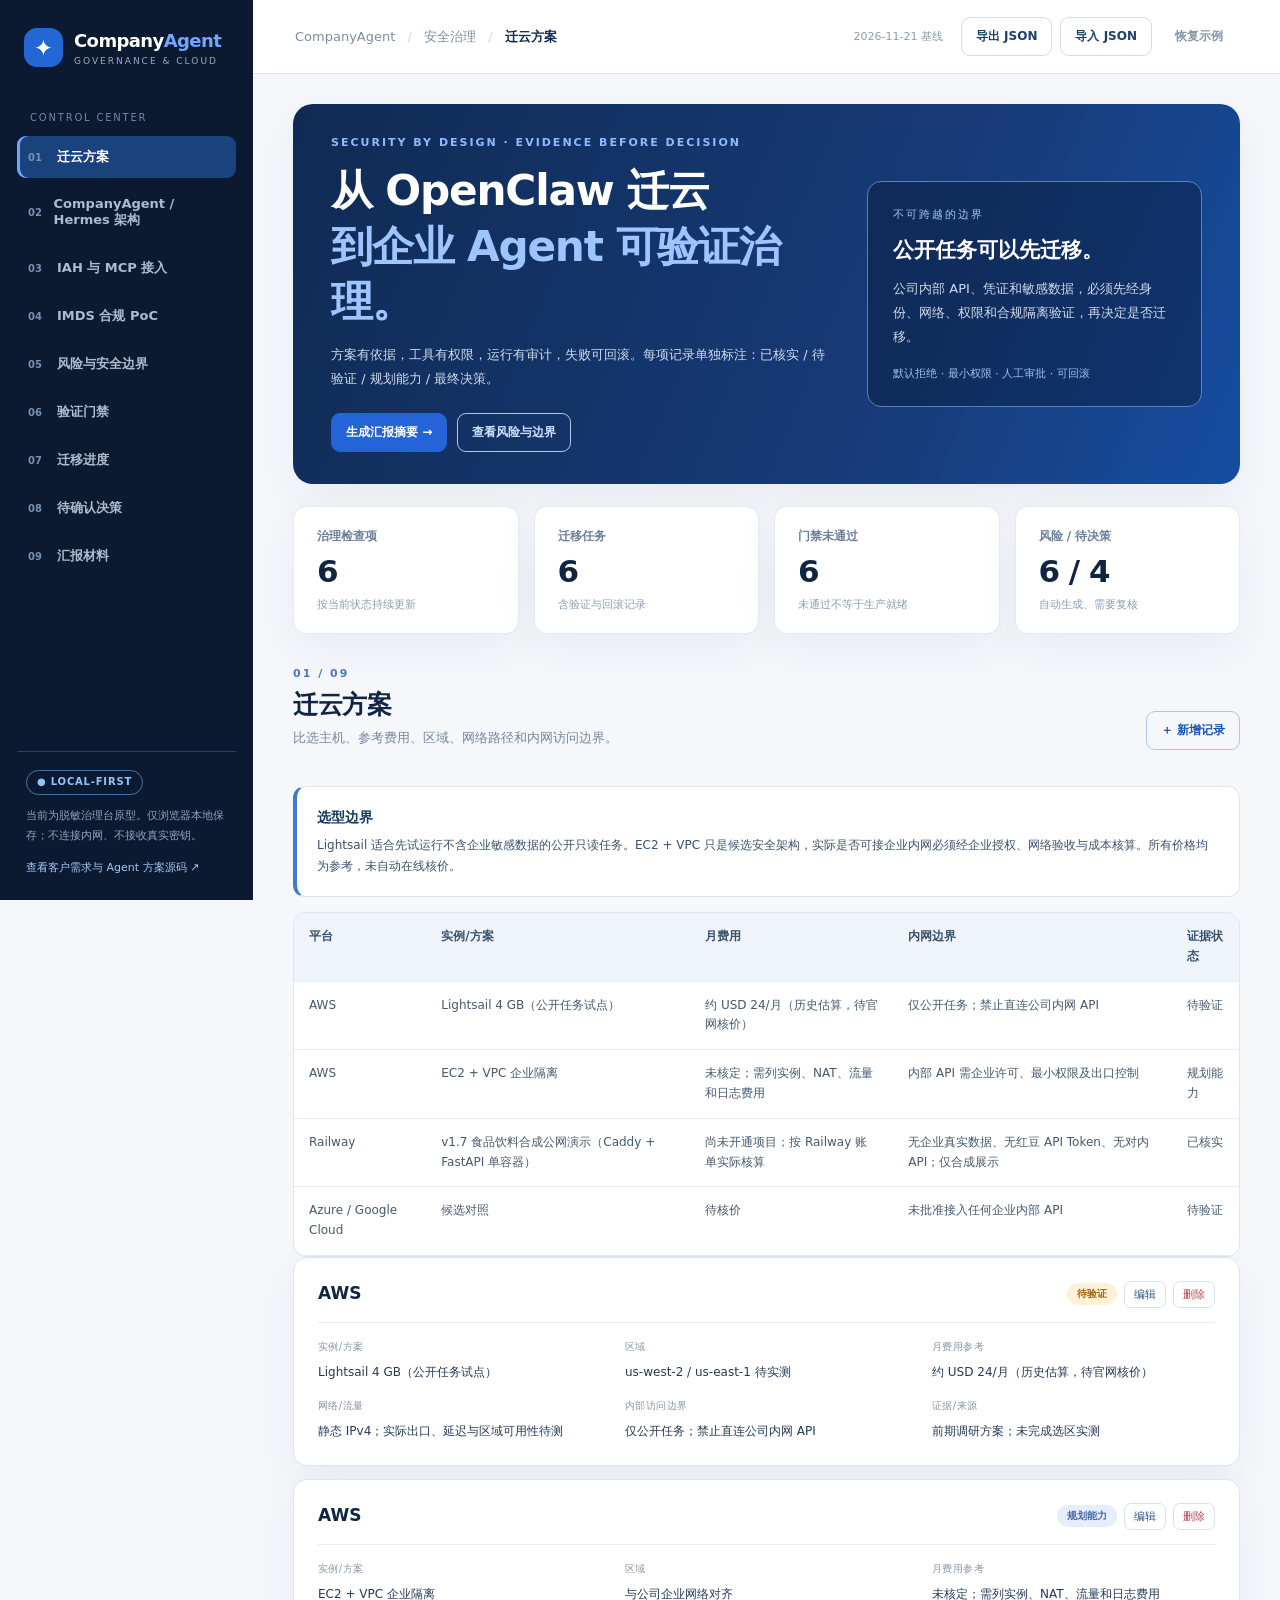
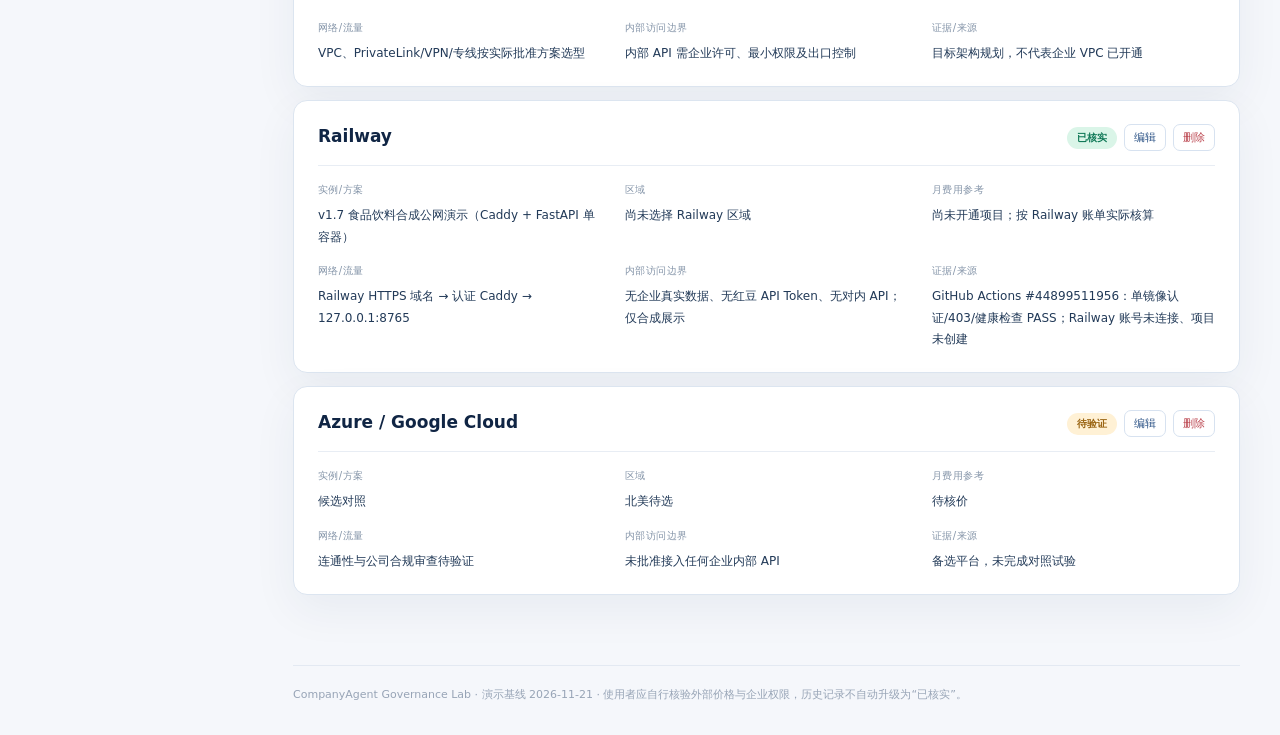
<file: governance_site/index.html>
<!doctype html>
<html lang="zh-CN">
<head>
<meta charset="utf-8"><meta name="viewport" content="width=device-width,initial-scale=1">
<meta name="referrer" content="no-referrer">
<meta http-equiv="Content-Security-Policy" content="default-src 'self'; script-src 'self'; style-src 'self'; img-src 'self' data:; connect-src 'none'; base-uri 'none'; form-action 'none'; object-src 'none'">
<title>CompanyAgent · 安全治理与迁云验证站</title>
<link rel="stylesheet" href="./styles.css">
</head>
<body>
<div class="shell">
  <aside class="sidebar" aria-label="工作台导航">
    <div class="brand"><div class="brandmark">✦</div><div><b>Company<span>Agent</span></b><small>GOVERNANCE & CLOUD</small></div></div>
    <div class="side-eyebrow">CONTROL CENTER</div>
    <nav id="navigation"></nav>
    <div class="side-bottom"><div class="local-chip">● LOCAL-FIRST</div><p>当前为脱敏治理台原型。仅浏览器本地保存；不连接内网、不接收真实密钥。</p><a href="/enterprise/" id="enterpriseLink">返回客户需求与 Agent 方案 ↗</a></div>
  </aside>
  <main class="main">
    <header class="topbar"><div class="crumb">CompanyAgent <span>/</span> 安全治理 <span>/</span> <b id="crumbTitle">总览</b></div><div class="toolbar"><span class="date" id="clock">2026-11-21 基线</span><button id="exportBtn" class="button ghost">导出 JSON</button><label class="button ghost import">导入 JSON<input id="importFile" type="file" accept="application/json,.json"></label><button id="resetBtn" class="button quiet">恢复示例</button></div></header>
    <section class="hero"><div><div class="eyebrow">SECURITY BY DESIGN · EVIDENCE BEFORE DECISION</div><h1>从 OpenClaw 迁云<br><em>到企业 Agent 可验证治理。</em></h1><p>方案有依据，工具有权限，运行有审计，失败可回滚。每项记录单独标注：已核实 / 待验证 / 规划能力 / 最终决策。</p><div class="hero-actions"><button id="reportShortcut" class="button solid">生成汇报摘要 →</button><button id="riskShortcut" class="button outline">查看风险与边界</button></div></div><div class="principle"><span>不可跨越的边界</span><strong>公开任务可以先迁移。</strong><p>公司内部 API、凭证和敏感数据，必须先经身份、网络、权限和合规隔离验证，再决定是否迁移。</p><small>默认拒绝 · 最小权限 · 人工审批 · 可回滚</small></div></section>
    <section class="overview"><div class="metric"><small>治理检查项</small><b id="metricControls">—</b><span>按当前状态持续更新</span></div><div class="metric"><small>迁移任务</small><b id="metricTasks">—</b><span>含验证与回滚记录</span></div><div class="metric"><small>门禁未通过</small><b id="metricGates">—</b><span>未通过不等于生产就绪</span></div><div class="metric"><small>风险 / 待决策</small><b id="metricRisks">—</b><span>自动生成、需要复核</span></div></section>
    <div class="content-head"><div><div class="eyebrow" id="sectionIndex">01 / 09</div><h2 id="sectionTitle">迁云方案</h2><p id="sectionDesc"></p></div><div class="section-actions"><button class="button outline" id="addRecord">＋ 新增记录</button></div></div>
    <div id="notice" role="status" aria-live="polite"></div>
    <div id="workspace"></div>
    <footer>CompanyAgent Governance Lab · 演示基线 2026-11-21 · 使用者应自行核验外部价格与企业权限，历史记录不自动升级为“已核实”。</footer>
  </main>
</div>
<dialog id="editor"><form id="editorForm"><div class="modal-head"><h3 id="editorTitle">编辑记录</h3><button type="button" class="close" id="cancelEditor" aria-label="关闭">×</button></div><div id="editorFields"></div><div class="modal-foot"><button type="button" class="button ghost" id="cancelEditor2">取消</button><button class="button solid" type="submit">保存记录</button></div></form></dialog>
<script src="./core.js"></script><script src="./app.js"></script>
</body>
</html>
</file>
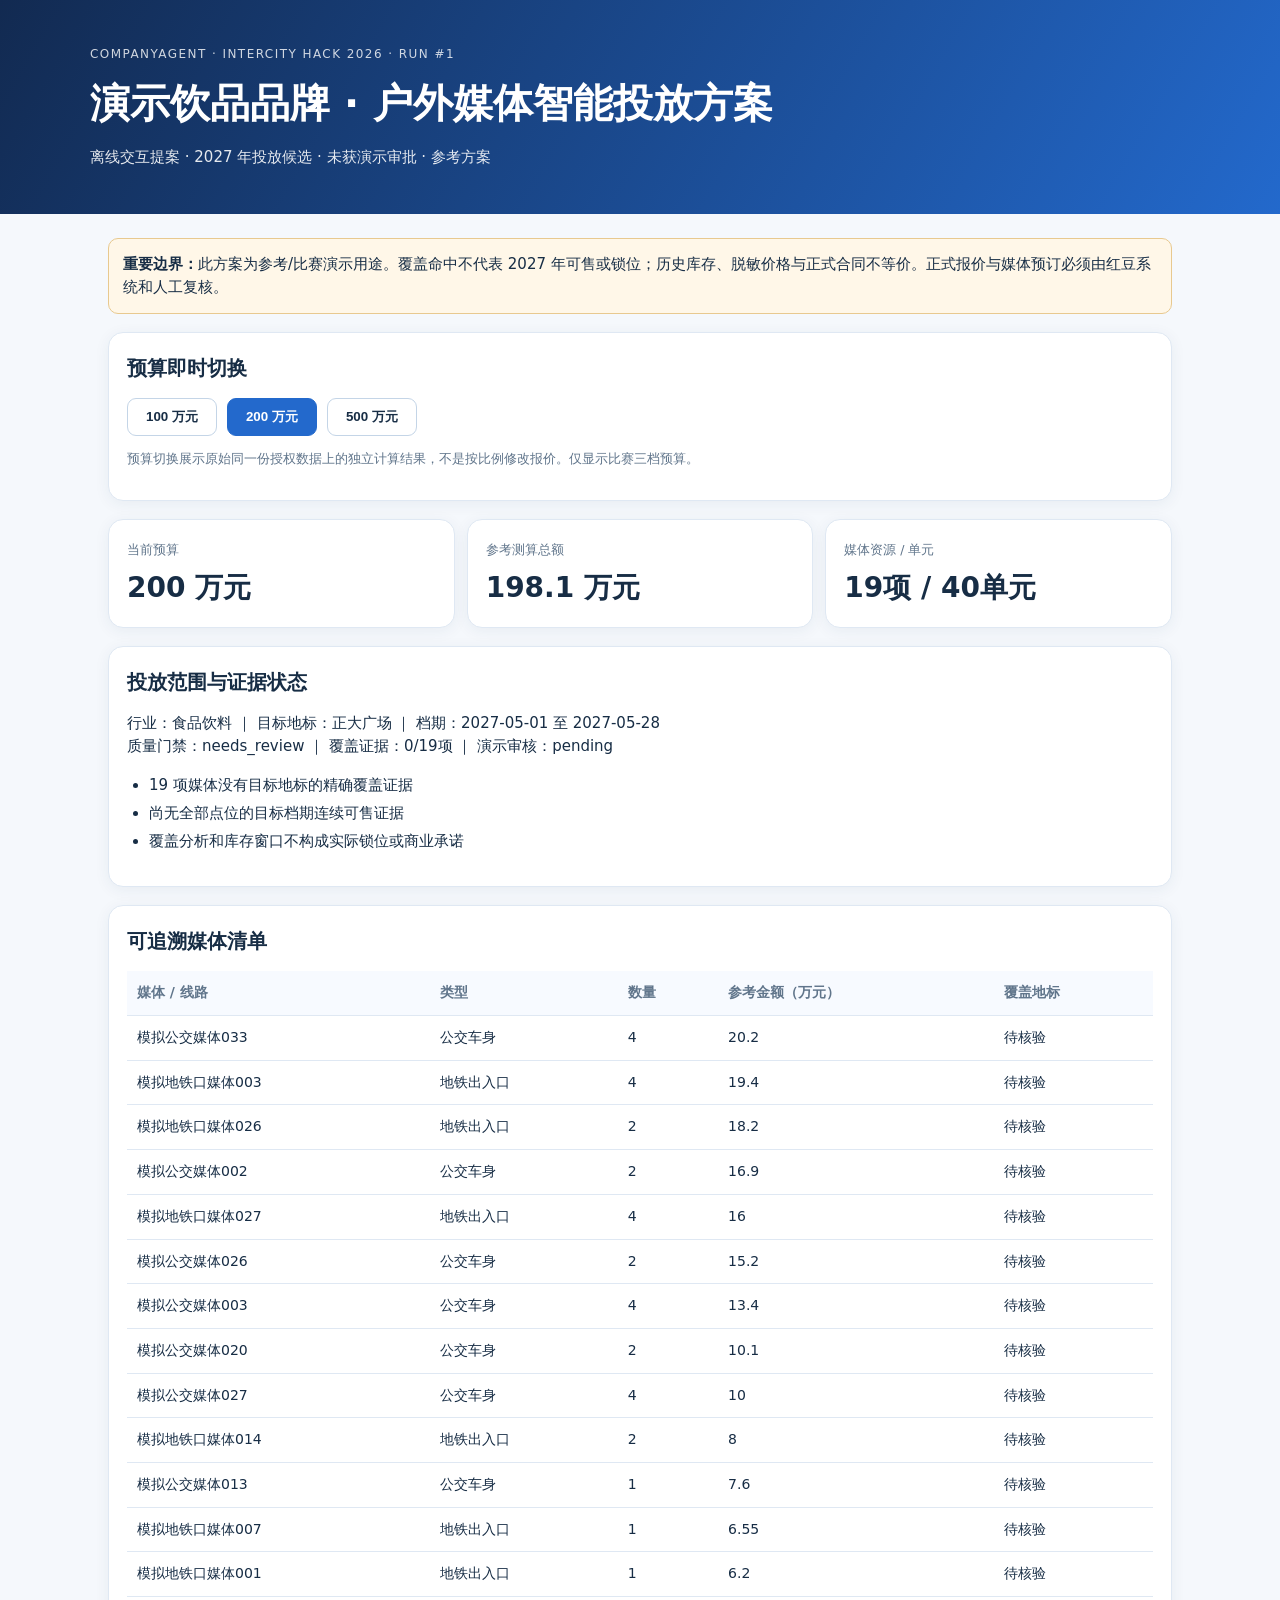
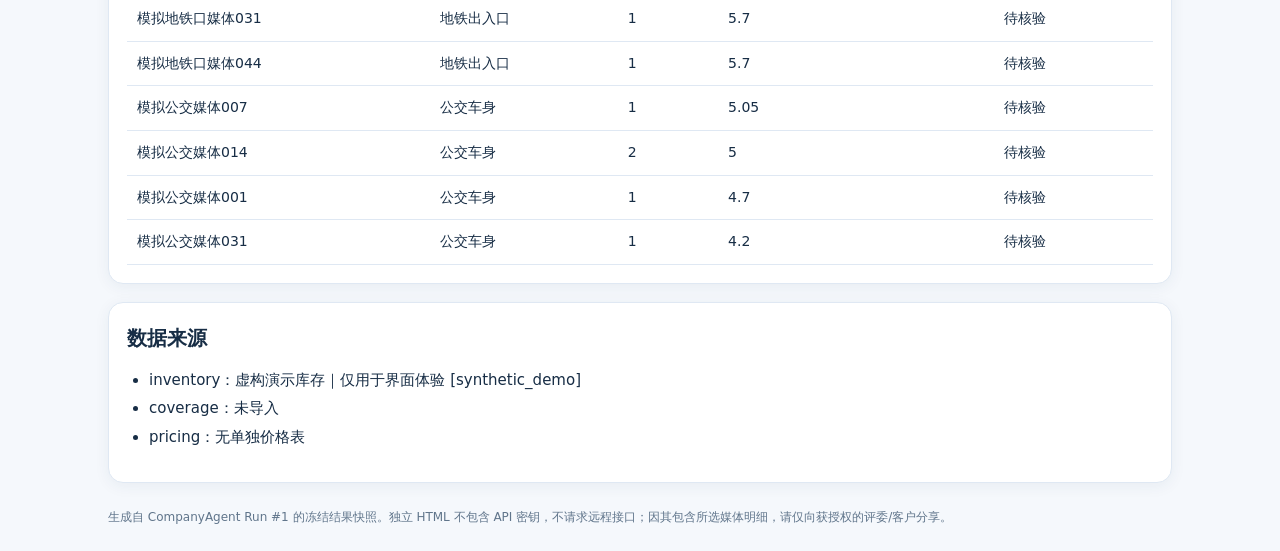
<file: docs/verification_v10/CompanyAgent_v1.0_Offline_Demo.html>
<!doctype html><html lang="zh-CN"><head><meta charset="utf-8">
<meta name="viewport" content="width=device-width,initial-scale=1">
<title>CompanyAgent · 演示饮品品牌 · 交互式投放提案</title>
<style>
:root{--ink:#172d45;--blue:#2369cc;--mint:#0c8069;--line:#dfe8f3;--muted:#60758b}
*{box-sizing:border-box}body{margin:0;background:#f5f8fc;color:var(--ink);font:15px/1.55 system-ui,'Microsoft YaHei',sans-serif}
header{background:linear-gradient(120deg,#122a51,#2369cc);color:white;padding:45px max(22px,calc((100vw - 1100px)/2))}
.eyebrow{font-size:12px;letter-spacing:.12em;opacity:.8}h1{font-size:clamp(25px,4vw,40px);margin:8px 0 12px}
.sub{opacity:.89}main{max-width:1100px;margin:24px auto;padding:0 18px}.notice{background:#fff7e8;border:1px solid #e8c98f;padding:14px;border-radius:10px;margin-bottom:18px}
.grid{display:grid;grid-template-columns:repeat(3,minmax(0,1fr));gap:12px}.card{background:white;border:1px solid var(--line);border-radius:15px;padding:18px;box-shadow:0 3px 15px #1b3b5810}
.card small{color:var(--muted)}.big{font-size:28px;font-weight:800;margin-top:4px}.section{margin-top:18px}h2{font-size:20px;margin:2px 0 14px}
.controls{display:flex;gap:10px;flex-wrap:wrap}button{border:1px solid #c4d5e7;background:white;border-radius:9px;color:var(--ink);padding:9px 18px;font-weight:700;cursor:pointer}
button.selected{background:var(--blue);color:white;border-color:var(--blue)}.tablewrap{overflow:auto}table{border-collapse:collapse;width:100%;font-size:14px;min-width:600px}
th,td{padding:11px 10px;border-bottom:1px solid var(--line);text-align:left}th{color:var(--muted);font-weight:600;background:#f7faff}.foot{color:var(--muted);font-size:12px;margin:25px auto}
.tag{display:inline-block;border:1px solid #bad6cd;background:#e8f6f0;padding:3px 8px;border-radius:6px;color:#13664e}ul{padding-left:22px}li{margin-bottom:5px;word-break:break-word}
@media(max-width:650px){.grid{grid-template-columns:1fr}header{padding:30px 20px}.big{font-size:24px}}
@media print{button{display:none}header{-webkit-print-color-adjust:exact;print-color-adjust:exact}}
</style></head><body><header><div class="eyebrow">COMPANYAGENT · INTERCITY HACK 2026 · RUN #1</div>
<h1>演示饮品品牌 · 户外媒体智能投放方案</h1><div class="sub">离线交互提案 · 2027 年投放候选 · 未获演示审批 · 参考方案</div></header>
<main><div class="notice"><b>重要边界：</b>此方案为参考/比赛演示用途。覆盖命中不代表 2027 年可售或锁位；历史库存、脱敏价格与正式合同不等价。正式报价与媒体预订必须由红豆系统和人工复核。</div>
<div class="card"><h2>预算即时切换</h2><div class="controls" id="budgetButtons"></div><p style="color:var(--muted);font-size:13px">预算切换展示原始同一份授权数据上的独立计算结果，不是按比例修改报价。仅显示比赛三档预算。</p></div>
<div class="grid section"><div class="card"><small>当前预算</small><div class="big" id="budget">—</div></div><div class="card"><small>参考测算总额</small><div class="big" id="spent">—</div></div><div class="card"><small>媒体资源 / 单元</small><div class="big" id="units">—</div></div></div>
<div class="card section"><h2>投放范围与证据状态</h2><div id="meta"></div><div id="review"></div><ul id="warnings"></ul></div>
<div class="card section"><h2>可追溯媒体清单</h2><div class="tablewrap"><table><thead><tr><th>媒体 / 线路</th><th>类型</th><th>数量</th><th>参考金额（万元）</th><th>覆盖地标</th></tr></thead><tbody id="rows"></tbody></table></div></div>
<div class="card section"><h2>数据来源</h2><ul id="sources"></ul></div><p class="foot">生成自 CompanyAgent Run #1 的冻结结果快照。独立 HTML 不包含 API 密钥，不请求远程接口；因其包含所选媒体明细，请仅向获授权的评委/客户分享。</p>
</main><script type="application/json" id="payload">{"variants": {"100": {"spent_wan": 97.65, "remaining_wan": 2.35, "budget_wan": 100.0, "unit_count": 24, "item_count": 13, "selected": [{"id": "DEMO-METRO-027", "media_name": "模拟地铁口媒体027", "media_type": "metro", "quantity": 4, "line_total_wan": 16.0, "coverage_landmarks": null, "source": "DEMO-SYNTHETIC"}, {"id": "DEMO-BUS-003", "media_name": "模拟公交媒体003", "media_type": "bus", "quantity": 4, "line_total_wan": 13.4, "coverage_landmarks": null, "source": "DEMO-SYNTHETIC"}, {"id": "DEMO-BUS-027", "media_name": "模拟公交媒体027", "media_type": "bus", "quantity": 4, "line_total_wan": 10.0, "coverage_landmarks": null, "source": "DEMO-SYNTHETIC"}, {"id": "DEMO-METRO-014", "media_name": "模拟地铁口媒体014", "media_type": "metro", "quantity": 2, "line_total_wan": 8.0, "coverage_landmarks": null, "source": "DEMO-SYNTHETIC"}, {"id": "DEMO-BUS-013", "media_name": "模拟公交媒体013", "media_type": "bus", "quantity": 1, "line_total_wan": 7.6, "coverage_landmarks": null, "source": "DEMO-SYNTHETIC"}, {"id": "DEMO-BUS-026", "media_name": "模拟公交媒体026", "media_type": "bus", "quantity": 1, "line_total_wan": 7.6, "coverage_landmarks": null, "source": "DEMO-SYNTHETIC"}, {"id": "DEMO-METRO-001", "media_name": "模拟地铁口媒体001", "media_type": "metro", "quantity": 1, "line_total_wan": 6.2, "coverage_landmarks": null, "source": "DEMO-SYNTHETIC"}, {"id": "DEMO-BUS-007", "media_name": "模拟公交媒体007", "media_type": "bus", "quantity": 1, "line_total_wan": 5.05, "coverage_landmarks": null, "source": "DEMO-SYNTHETIC"}, {"id": "DEMO-BUS-033", "media_name": "模拟公交媒体033", "media_type": "bus", "quantity": 1, "line_total_wan": 5.05, "coverage_landmarks": null, "source": "DEMO-SYNTHETIC"}, {"id": "DEMO-BUS-014", "media_name": "模拟公交媒体014", "media_type": "bus", "quantity": 2, "line_total_wan": 5.0, "coverage_landmarks": null, "source": "DEMO-SYNTHETIC"}, {"id": "DEMO-METRO-003", "media_name": "模拟地铁口媒体003", "media_type": "metro", "quantity": 1, "line_total_wan": 4.85, "coverage_landmarks": null, "source": "DEMO-SYNTHETIC"}, {"id": "DEMO-BUS-001", "media_name": "模拟公交媒体001", "media_type": "bus", "quantity": 1, "line_total_wan": 4.7, "coverage_landmarks": null, "source": "DEMO-SYNTHETIC"}, {"id": "DEMO-BUS-031", "media_name": "模拟公交媒体031", "media_type": "bus", "quantity": 1, "line_total_wan": 4.2, "coverage_landmarks": null, "source": "DEMO-SYNTHETIC"}]}, "200": {"spent_wan": 198.1, "remaining_wan": 1.9, "budget_wan": 200.0, "unit_count": 40, "item_count": 19, "selected": [{"id": "DEMO-BUS-033", "media_name": "模拟公交媒体033", "media_type": "bus", "quantity": 4, "line_total_wan": 20.2, "coverage_landmarks": null, "source": "DEMO-SYNTHETIC"}, {"id": "DEMO-METRO-003", "media_name": "模拟地铁口媒体003", "media_type": "metro", "quantity": 4, "line_total_wan": 19.4, "coverage_landmarks": null, "source": "DEMO-SYNTHETIC"}, {"id": "DEMO-METRO-026", "media_name": "模拟地铁口媒体026", "media_type": "metro", "quantity": 2, "line_total_wan": 18.2, "coverage_landmarks": null, "source": "DEMO-SYNTHETIC"}, {"id": "DEMO-BUS-002", "media_name": "模拟公交媒体002", "media_type": "bus", "quantity": 2, "line_total_wan": 16.9, "coverage_landmarks": null, "source": "DEMO-SYNTHETIC"}, {"id": "DEMO-METRO-027", "media_name": "模拟地铁口媒体027", "media_type": "metro", "quantity": 4, "line_total_wan": 16.0, "coverage_landmarks": null, "source": "DEMO-SYNTHETIC"}, {"id": "DEMO-BUS-026", "media_name": "模拟公交媒体026", "media_type": "bus", "quantity": 2, "line_total_wan": 15.2, "coverage_landmarks": null, "source": "DEMO-SYNTHETIC"}, {"id": "DEMO-BUS-003", "media_name": "模拟公交媒体003", "media_type": "bus", "quantity": 4, "line_total_wan": 13.4, "coverage_landmarks": null, "source": "DEMO-SYNTHETIC"}, {"id": "DEMO-BUS-020", "media_name": "模拟公交媒体020", "media_type": "bus", "quantity": 2, "line_total_wan": 10.1, "coverage_landmarks": null, "source": "DEMO-SYNTHETIC"}, {"id": "DEMO-BUS-027", "media_name": "模拟公交媒体027", "media_type": "bus", "quantity": 4, "line_total_wan": 10.0, "coverage_landmarks": null, "source": "DEMO-SYNTHETIC"}, {"id": "DEMO-METRO-014", "media_name": "模拟地铁口媒体014", "media_type": "metro", "quantity": 2, "line_total_wan": 8.0, "coverage_landmarks": null, "source": "DEMO-SYNTHETIC"}, {"id": "DEMO-BUS-013", "media_name": "模拟公交媒体013", "media_type": "bus", "quantity": 1, "line_total_wan": 7.6, "coverage_landmarks": null, "source": "DEMO-SYNTHETIC"}, {"id": "DEMO-METRO-007", "media_name": "模拟地铁口媒体007", "media_type": "metro", "quantity": 1, "line_total_wan": 6.55, "coverage_landmarks": null, "source": "DEMO-SYNTHETIC"}, {"id": "DEMO-METRO-001", "media_name": "模拟地铁口媒体001", "media_type": "metro", "quantity": 1, "line_total_wan": 6.2, "coverage_landmarks": null, "source": "DEMO-SYNTHETIC"}, {"id": "DEMO-METRO-031", "media_name": "模拟地铁口媒体031", "media_type": "metro", "quantity": 1, "line_total_wan": 5.7, "coverage_landmarks": null, "source": "DEMO-SYNTHETIC"}, {"id": "DEMO-METRO-044", "media_name": "模拟地铁口媒体044", "media_type": "metro", "quantity": 1, "line_total_wan": 5.7, "coverage_landmarks": null, "source": "DEMO-SYNTHETIC"}, {"id": "DEMO-BUS-007", "media_name": "模拟公交媒体007", "media_type": "bus", "quantity": 1, "line_total_wan": 5.05, "coverage_landmarks": null, "source": "DEMO-SYNTHETIC"}, {"id": "DEMO-BUS-014", "media_name": "模拟公交媒体014", "media_type": "bus", "quantity": 2, "line_total_wan": 5.0, "coverage_landmarks": null, "source": "DEMO-SYNTHETIC"}, {"id": "DEMO-BUS-001", "media_name": "模拟公交媒体001", "media_type": "bus", "quantity": 1, "line_total_wan": 4.7, "coverage_landmarks": null, "source": "DEMO-SYNTHETIC"}, {"id": "DEMO-BUS-031", "media_name": "模拟公交媒体031", "media_type": "bus", "quantity": 1, "line_total_wan": 4.2, "coverage_landmarks": null, "source": "DEMO-SYNTHETIC"}]}, "500": {"spent_wan": 500.0, "remaining_wan": 0.0, "budget_wan": 500.0, "unit_count": 74, "item_count": 33, "selected": [{"id": "DEMO-BUS-015", "media_name": "模拟公交媒体015", "media_type": "bus", "quantity": 4, "line_total_wan": 42.6, "coverage_landmarks": null, "source": "DEMO-SYNTHETIC"}, {"id": "DEMO-METRO-015", "media_name": "模拟地铁口媒体015", "media_type": "metro", "quantity": 3, "line_total_wan": 36.45, "coverage_landmarks": null, "source": "DEMO-SYNTHETIC"}, {"id": "DEMO-BUS-021", "media_name": "模拟公交媒体021", "media_type": "bus", "quantity": 3, "line_total_wan": 33.0, "coverage_landmarks": null, "source": "DEMO-SYNTHETIC"}, {"id": "DEMO-METRO-039", "media_name": "模拟地铁口媒体039", "media_type": "metro", "quantity": 3, "line_total_wan": 27.3, "coverage_landmarks": null, "source": "DEMO-SYNTHETIC"}, {"id": "DEMO-METRO-033", "media_name": "模拟地铁口媒体033", "media_type": "metro", "quantity": 4, "line_total_wan": 26.2, "coverage_landmarks": null, "source": "DEMO-SYNTHETIC"}, {"id": "DEMO-BUS-009", "media_name": "模拟公交媒体009", "media_type": "bus", "quantity": 4, "line_total_wan": 23.6, "coverage_landmarks": null, "source": "DEMO-SYNTHETIC"}, {"id": "DEMO-METRO-009", "media_name": "模拟地铁口媒体009", "media_type": "metro", "quantity": 3, "line_total_wan": 22.2, "coverage_landmarks": null, "source": "DEMO-SYNTHETIC"}, {"id": "DEMO-BUS-033", "media_name": "模拟公交媒体033", "media_type": "bus", "quantity": 4, "line_total_wan": 20.2, "coverage_landmarks": null, "source": "DEMO-SYNTHETIC"}, {"id": "DEMO-METRO-002", "media_name": "模拟地铁口媒体002", "media_type": "metro", "quantity": 2, "line_total_wan": 19.9, "coverage_landmarks": null, "source": "DEMO-SYNTHETIC"}, {"id": "DEMO-METRO-003", "media_name": "模拟地铁口媒体003", "media_type": "metro", "quantity": 4, "line_total_wan": 19.4, "coverage_landmarks": null, "source": "DEMO-SYNTHETIC"}, {"id": "DEMO-METRO-026", "media_name": "模拟地铁口媒体026", "media_type": "metro", "quantity": 2, "line_total_wan": 18.2, "coverage_landmarks": null, "source": "DEMO-SYNTHETIC"}, {"id": "DEMO-BUS-002", "media_name": "模拟公交媒体002", "media_type": "bus", "quantity": 2, "line_total_wan": 16.9, "coverage_landmarks": null, "source": "DEMO-SYNTHETIC"}, {"id": "DEMO-METRO-027", "media_name": "模拟地铁口媒体027", "media_type": "metro", "quantity": 4, "line_total_wan": 16.0, "coverage_landmarks": null, "source": "DEMO-SYNTHETIC"}, {"id": "DEMO-BUS-026", "media_name": "模拟公交媒体026", "media_type": "bus", "quantity": 2, "line_total_wan": 15.2, "coverage_landmarks": null, "source": "DEMO-SYNTHETIC"}, {"id": "DEMO-BUS-003", "media_name": "模拟公交媒体003", "media_type": "bus", "quantity": 4, "line_total_wan": 13.4, "coverage_landmarks": null, "source": "DEMO-SYNTHETIC"}, {"id": "DEMO-METRO-020", "media_name": "模拟地铁口媒体020", "media_type": "metro", "quantity": 2, "line_total_wan": 13.1, "coverage_landmarks": null, "source": "DEMO-SYNTHETIC"}, {"id": "DEMO-BUS-025", "media_name": "模拟公交媒体025", "media_type": "bus", "quantity": 1, "line_total_wan": 12.7, "coverage_landmarks": null, "source": "DEMO-SYNTHETIC"}, {"id": "DEMO-METRO-019", "media_name": "模拟地铁口媒体019", "media_type": "metro", "quantity": 1, "line_total_wan": 11.65, "coverage_landmarks": null, "source": "DEMO-SYNTHETIC"}, {"id": "DEMO-METRO-044", "media_name": "模拟地铁口媒体044", "media_type": "metro", "quantity": 2, "line_total_wan": 11.4, "coverage_landmarks": null, "source": "DEMO-SYNTHETIC"}, {"id": "DEMO-BUS-019", "media_name": "模拟公交媒体019", "media_type": "bus", "quantity": 1, "line_total_wan": 10.15, "coverage_landmarks": null, "source": "DEMO-SYNTHETIC"}, {"id": "DEMO-BUS-020", "media_name": "模拟公交媒体020", "media_type": "bus", "quantity": 2, "line_total_wan": 10.1, "coverage_landmarks": null, "source": "DEMO-SYNTHETIC"}, {"id": "DEMO-BUS-027", "media_name": "模拟公交媒体027", "media_type": "bus", "quantity": 4, "line_total_wan": 10.0, "coverage_landmarks": null, "source": "DEMO-SYNTHETIC"}, {"id": "DEMO-METRO-013", "media_name": "模拟地铁口媒体013", "media_type": "metro", "quantity": 1, "line_total_wan": 9.1, "coverage_landmarks": null, "source": "DEMO-SYNTHETIC"}, {"id": "DEMO-METRO-037", "media_name": "模拟地铁口媒体037", "media_type": "metro", "quantity": 1, "line_total_wan": 8.25, "coverage_landmarks": null, "source": "DEMO-SYNTHETIC"}, {"id": "DEMO-METRO-014", "media_name": "模拟地铁口媒体014", "media_type": "metro", "quantity": 2, "line_total_wan": 8.0, "coverage_landmarks": null, "source": "DEMO-SYNTHETIC"}, {"id": "DEMO-BUS-013", "media_name": "模拟公交媒体013", "media_type": "bus", "quantity": 1, "line_total_wan": 7.6, "coverage_landmarks": null, "source": "DEMO-SYNTHETIC"}, {"id": "DEMO-METRO-007", "media_name": "模拟地铁口媒体007", "media_type": "metro", "quantity": 1, "line_total_wan": 6.55, "coverage_landmarks": null, "source": "DEMO-SYNTHETIC"}, {"id": "DEMO-METRO-001", "media_name": "模拟地铁口媒体001", "media_type": "metro", "quantity": 1, "line_total_wan": 6.2, "coverage_landmarks": null, "source": "DEMO-SYNTHETIC"}, {"id": "DEMO-METRO-031", "media_name": "模拟地铁口媒体031", "media_type": "metro", "quantity": 1, "line_total_wan": 5.7, "coverage_landmarks": null, "source": "DEMO-SYNTHETIC"}, {"id": "DEMO-BUS-007", "media_name": "模拟公交媒体007", "media_type": "bus", "quantity": 1, "line_total_wan": 5.05, "coverage_landmarks": null, "source": "DEMO-SYNTHETIC"}, {"id": "DEMO-BUS-014", "media_name": "模拟公交媒体014", "media_type": "bus", "quantity": 2, "line_total_wan": 5.0, "coverage_landmarks": null, "source": "DEMO-SYNTHETIC"}, {"id": "DEMO-BUS-001", "media_name": "模拟公交媒体001", "media_type": "bus", "quantity": 1, "line_total_wan": 4.7, "coverage_landmarks": null, "source": "DEMO-SYNTHETIC"}, {"id": "DEMO-BUS-031", "media_name": "模拟公交媒体031", "media_type": "bus", "quantity": 1, "line_total_wan": 4.2, "coverage_landmarks": null, "source": "DEMO-SYNTHETIC"}]}}, "brand": "演示饮品品牌", "landmark": "正大广场", "industry": "食品饮料", "start_date": "2027-05-01", "end_date": "2027-05-28", "quality": {"status": "needs_review", "demo_approvable": true, "blockers": [], "warnings": [{"code": "COVERAGE_GAP", "message": "19 项媒体没有目标地标的精确覆盖证据"}, {"code": "SCHEDULE_UNVERIFIED", "message": "尚无全部点位的目标档期连续可售证据"}, {"code": "NOT_BOOKED", "message": "覆盖分析和库存窗口不构成实际锁位或商业承诺"}], "passes": [{"code": "BUDGET_BOUND", "message": "预算上限校验通过"}, {"code": "TOTAL_RECONCILED", "message": "明细金额与汇总一致"}], "evidence": {"matched_items": 0, "total_items": 19, "coverage_pct": 0.0, "focus_landmark": "正大广场"}, "data_sources": {"inventory": "虚构演示库存｜仅用于界面体验 [synthetic_demo]", "coverage": "未导入", "pricing": "无单独价格表"}, "approval_scope": "仅限比赛演示审批；不代表可售、锁位或正式报价"}, "sources": {"inventory": "虚构演示库存｜仅用于界面体验 [synthetic_demo]", "coverage": "未导入", "pricing": "无单独价格表"}, "review": {"status": "pending", "comment": "尚未由管理员审核", "snapshot_sha256": "4d4bf780116c2d6e73ae33c66f2869bfbd597d78125885436914e367c8687c72"}, "generated_from_run": 1}</script><script>
'use strict';const data=JSON.parse(document.getElementById('payload').textContent);const $=id=>document.getElementById(id);
const text=(node,value)=>{node.textContent=String(value??'');return node};
const appendLi=(parent,v)=>{const li=document.createElement('li');text(li,v);parent.appendChild(li)};
text($('meta'),'行业：'+data.industry+' ｜ 目标地标：'+(data.landmark||'待确认')+' ｜ 档期：'+data.start_date+' 至 '+data.end_date);
text($('review'),'质量门禁：'+data.quality.status+' ｜ 覆盖证据：'+data.quality.evidence.matched_items+'/'+data.quality.evidence.total_items+'项 ｜ 演示审核：'+data.review.status);
data.quality.warnings.forEach(x=>appendLi($('warnings'),x.message));data.quality.blockers.forEach(x=>appendLi($('warnings'),'【阻断】'+x.message));
Object.entries(data.sources).forEach(([k,v])=>appendLi($('sources'),k+'：'+v));
function render(key){const p=data.variants[key];if(!p)return;document.querySelectorAll('[data-budget]').forEach(b=>b.classList.toggle('selected',b.dataset.budget===key));text($('budget'),key+' 万元');text($('spent'),p.spent_wan+' 万元');text($('units'),p.item_count+'项 / '+p.unit_count+'单元');$('rows').replaceChildren();for(const r of p.selected){const tr=document.createElement('tr');for(const v of [r.media_name||r.id,r.media_type==='bus'?'公交车身':'地铁出入口',r.quantity,r.line_total_wan,(r.coverage_landmarks||[]).join('、')||'待核验']){text(tr.appendChild(document.createElement('td')),v)}$('rows').appendChild(tr)}}
const keys=Object.keys(data.variants).sort((a,b)=>Number(a)-Number(b));for(const k of keys){const b=document.createElement('button');b.dataset.budget=k;text(b,k+' 万元');b.addEventListener('click',()=>render(k));$('budgetButtons').appendChild(b)}render(keys.includes(String(200))?String(200):keys[0]);
</script></body></html>
</file>
<file: governance_site/styles.css>
:root{--bg:#f5f7fb;--ink:#102544;--muted:#687990;--dark:#0d1e38;--blue:#1855cc;--border:#dce5f0;--red:#b73540;--amber:#a96a16;--green:#17785c;--surface:#fff;--shadow:0 15px 45px rgba(23,46,86,.06)}*{box-sizing:border-box}html{scroll-behavior:smooth}body{margin:0;font-family:Inter,"PingFang SC","Microsoft YaHei",system-ui,sans-serif;background:var(--bg);color:var(--ink)}button,input,select,textarea{font:inherit}button{cursor:pointer}a{color:inherit}.shell{min-height:100vh;display:grid;grid-template-columns:253px minmax(0,1fr)}.sidebar{background:#0c1a31;color:#d9e4f3;position:sticky;top:0;height:100vh;display:flex;flex-direction:column;padding:28px 17px 22px;overflow-y:auto}.brand{display:flex;gap:11px;align-items:center;margin:0 7px 45px}.brandmark{display:grid;place-items:center;background:#2367d4;border-radius:13px;width:39px;height:39px;font-size:23px;color:#fff}.brand b{display:block;color:#fff;font-size:18px;letter-spacing:-.6px}.brand b span{color:#73a6ff}.brand small{display:block;font-size:9px;letter-spacing:2px;color:#98acc6;margin-top:5px}.side-eyebrow{font-size:10px;letter-spacing:1.8px;color:#7188a6;margin:0 13px 13px}.sidebar nav{display:grid;gap:6px}.navbtn{background:transparent;border:0;text-align:left;display:flex;align-items:center;gap:11px;color:#acbbd0;padding:12px 11px;border-radius:9px;font-weight:600;font-size:13px;transition:background .16s,color .16s}.navbtn .num{color:#7891b3;font-size:10px;font-weight:700;width:18px}.navbtn:hover{background:#1b3455;color:#fff}.navbtn.active{background:#1a437d;color:#fff;box-shadow:inset 3px 0 #6fa7ff}.side-bottom{margin-top:auto;padding:18px 9px 0;border-top:1px solid #28415f;font-size:11px;line-height:1.85;color:#8da4bf}.local-chip{display:inline-block;border:1px solid #44749f;color:#8fc5ff;border-radius:20px;padding:2px 10px;font-size:10px;font-weight:800;letter-spacing:.8px}.side-bottom a{color:#a5c8fa;display:block;text-decoration:none;margin-top:10px}.main{min-width:0}.topbar{height:74px;background:#fff;border-bottom:1px solid var(--border);display:flex;align-items:center;justify-content:space-between;padding:0 42px;gap:18px}.crumb{color:#7b8da5;font-size:13px}.crumb span{margin:0 8px;color:#d0d8e2}.crumb b{color:#122b50}.toolbar{display:flex;gap:8px;align-items:center;flex-wrap:wrap}.date{font-size:11px;color:#8c9cb0;margin-right:10px}.button{border-radius:9px;border:1px solid #cfdbea;background:white;padding:10px 14px;font-size:12px;font-weight:700;transition:transform .12s,border-color .12s;white-space:nowrap;color:#1b416b}.button:hover{transform:translateY(-1px);border-color:#9fb9e6}.button:focus-visible,.navbtn:focus-visible{outline:3px solid #a6cbff;outline-offset:2px}.button.solid{background:#2463d8;border:1px solid #2463d8;color:#fff}.button.outline{background:transparent;border-color:#afc7ec;color:#1c57b5}.button.quiet{border-color:transparent;color:#8795a8}.button.import{position:relative;overflow:hidden}.import input{position:absolute;inset:0;opacity:0;cursor:pointer;width:100%}.hero{margin:30px 40px 22px;background:linear-gradient(112deg,#102a53 0%,#173c7a 67%,#154da0 100%);border-radius:20px;color:white;min-height:284px;display:grid;grid-template-columns:1.5fr 1fr;gap:34px;padding:32px 38px;align-items:center;box-shadow:var(--shadow)}.eyebrow{font-size:11px;letter-spacing:2px;font-weight:800;color:#4a77c2}.hero .eyebrow{color:#8fbaff}.hero h1{font-size:clamp(27px,3.3vw,43px);line-height:1.32;margin:14px 0 12px;letter-spacing:-1.2px}.hero h1 em{font-style:normal;color:#9ec5ff}.hero p{font-size:13px;line-height:1.85;color:#cfdbed;max-width:690px}.hero-actions{margin-top:22px;display:flex;gap:10px}.hero .button.outline{color:#d0e2ff}.principle{background:rgba(10,28,61,.48);border:1px solid #5b82b7;border-radius:14px;padding:25px;min-height:200px}.principle span{display:block;font-size:11px;letter-spacing:2px;color:#a3c4f4}.principle strong{display:block;font-size:21px;margin-top:14px;color:white}.principle small{font-size:11px;color:#9ec1ef}.overview{display:grid;grid-template-columns:repeat(4,minmax(0,1fr));gap:15px;margin:0 40px 33px}.metric{background:#fff;border:1px solid #e4eaf4;box-shadow:var(--shadow);padding:21px 23px;border-radius:13px}.metric small{color:#6b7f9b;font-size:12px;font-weight:650;display:block}.metric b{display:block;font-size:31px;margin:8px 0 0;line-height:1.2;letter-spacing:-1px}.metric span{display:block;font-size:11px;color:#8a9eb5;margin-top:7px}.content-head{display:flex;align-items:end;justify-content:space-between;gap:18px;margin:0 40px 18px}.content-head h2{font-size:25px;margin:8px 0 6px;letter-spacing:-.4px}.content-head p{color:#75869e;font-size:13px;margin:0;line-height:1.7}.section-actions{flex-shrink:0}#notice{margin:0 40px;color:#2463d8;font-size:12px;min-height:18px}#workspace{margin:0 40px 70px}.record-list{display:grid;gap:13px}.record{background:#fff;border:1px solid var(--border);box-shadow:var(--shadow);border-radius:14px;padding:23px 24px}.record-head{display:flex;justify-content:space-between;gap:16px;align-items:start;border-bottom:1px solid #e8edf4;padding-bottom:14px}.record-heading{font-weight:750;font-size:17px;line-height:1.5;word-break:break-word}.record-actions{display:flex;gap:7px;align-items:center;flex-shrink:0}.tiny-btn{border:1px solid #d7e2f0;color:#315789;border-radius:7px;background:#fff;padding:5px 9px;font-size:11px}.tiny-btn.danger{color:#b93f49}.record-grid{display:grid;grid-template-columns:repeat(3,minmax(0,1fr));gap:17px 24px;margin-top:17px}.field small{display:block;font-size:10px;letter-spacing:.4px;color:#8595a9;margin-bottom:7px}.field span{font-size:12px;line-height:1.7;color:#223a58;white-space:pre-wrap;word-break:break-word}.pill{display:inline-block;border-radius:99px;padding:4px 10px;font-size:10px;font-weight:800;white-space:nowrap}.pill[data-state="已核实"]{color:#0d7755;background:#daf5e8}.pill[data-state="待验证"]{color:#9b6615;background:#fff1d5}.pill[data-state="规划能力"]{color:#4769a6;background:#e5edff}.pill[data-state="最终决策"]{color:#215baa;background:#dbeaff}.pill[data-state="未通过"],.pill[data-state="阻断"]{color:#aa2533;background:#ffe5e5}.notice-card{background:#fff;border:1px solid #dce6f3;border-left:4px solid #4079ce;border-radius:12px;padding:18px 20px;margin-bottom:15px;color:#38526f;font-size:12px;line-height:1.8}.notice-card strong{display:block;color:#16385e;font-size:14px;margin-bottom:5px}.split{display:grid;grid-template-columns:1fr 1fr;gap:17px}.risk-card{background:#fff;border:1px solid #e3eaf3;border-radius:13px;padding:19px 20px;margin-bottom:10px}.risk-card strong{display:block;margin-bottom:9px}.risk-card p{font-size:12px;color:#5f7390;line-height:1.7;margin:0}.risk-card.high{border-left:4px solid #c34650}.risk-card.medium{border-left:4px solid #d1a04f}.subheading{font-size:17px;margin:25px 0 14px}.report-box{background:#fff;border:1px solid var(--border);border-radius:15px;padding:22px;box-shadow:var(--shadow)}.report-box h3{margin:0 0 12px;font-size:17px}.report-box pre{margin:0;white-space:pre-wrap;word-break:break-word;line-height:1.9;font-size:13px;font-family:inherit;color:#33445e}.report-actions{display:flex;justify-content:space-between;align-items:center;margin-bottom:16px;gap:12px}.report-actions select{background:#fff;border:1px solid #cdd9ea;border-radius:8px;padding:10px;color:#243b58}.comparison{overflow:auto;background:white;border:1px solid var(--border);border-radius:13px}.comparison table{border-collapse:collapse;width:100%;min-width:760px;font-size:12px}.comparison th,.comparison td{padding:14px 15px;border-bottom:1px solid #e8edf4;text-align:left;vertical-align:top;line-height:1.65}.comparison th{background:#eff4fa;color:#38506e}.comparison td{color:#435970}.empty{border:1px dashed #bbcfe6;background:#f9fbff;padding:30px;border-radius:12px;font-size:13px;color:#71849f;text-align:center}footer{margin:0 40px 30px;padding-top:20px;border-top:1px solid #e3e9f2;color:#97a4b6;font-size:11px;line-height:1.7}dialog{border:0;border-radius:16px;box-shadow:0 30px 80px #061d3f55;width:min(650px,calc(100vw - 30px));padding:26px 28px;color:#163150;max-height:89vh;overflow:auto}dialog::backdrop{background:#0c1b32b0}.modal-head,.modal-foot{display:flex;justify-content:space-between;align-items:center;gap:16px}.modal-head h3{margin:0;font-size:21px}.close{border:0;background:transparent;font-size:29px;color:#6b819b}.modal-foot{justify-content:end;margin-top:19px}.editor-field{display:block;margin:13px 0}.editor-field b{font-size:12px;display:block;margin-bottom:7px;color:#455a78}.editor-field input,.editor-field select,.editor-field textarea{width:100%;border-radius:8px;border:1px solid #cdd8e7;padding:10px 11px;color:#193756;background:#fff;font-size:13px}.editor-field textarea{min-height:66px;resize:vertical}.visually-hidden{position:absolute;width:1px;height:1px;overflow:hidden;clip:rect(0,0,0,0)}@media(max-width:1100px){.shell{grid-template-columns:206px minmax(0,1fr)}.hero{grid-template-columns:1fr;margin:23px}.overview{margin:0 23px 30px;grid-template-columns:repeat(2,1fr)}.content-head,#workspace,#notice{margin-left:23px;margin-right:23px}.topbar{padding:14px 23px;height:auto;flex-wrap:wrap}.principle{min-height:0}.record-grid{grid-template-columns:repeat(2,minmax(0,1fr))}}@media(max-width:720px){.shell{display:block}.sidebar{position:relative;height:auto;padding:16px 12px}.brand{margin:0 4px 16px}.side-eyebrow{display:none}.sidebar nav{display:flex;overflow-x:auto;gap:5px}.navbtn{white-space:nowrap;padding:9px}.side-bottom{display:none}.topbar{padding:12px 15px}.toolbar{gap:4px}.date{display:none}.button{padding:8px 9px;font-size:11px}.hero{padding:23px;margin:15px;border-radius:14px}.hero h1{font-size:26px}.hero-actions{flex-wrap:wrap}.overview{margin:0 15px 25px;grid-template-columns:repeat(2,minmax(0,1fr));gap:9px}.metric{padding:15px}.content-head{margin:0 15px 16px;align-items:start}.content-head h2{font-size:20px}.content-head p{font-size:12px}#workspace,#notice{margin-left:15px;margin-right:15px}.record{padding:16px}.record-grid{grid-template-columns:1fr;gap:12px}.record-head{flex-wrap:wrap}.split{grid-template-columns:1fr}footer{margin:0 15px 22px}}
</file>
